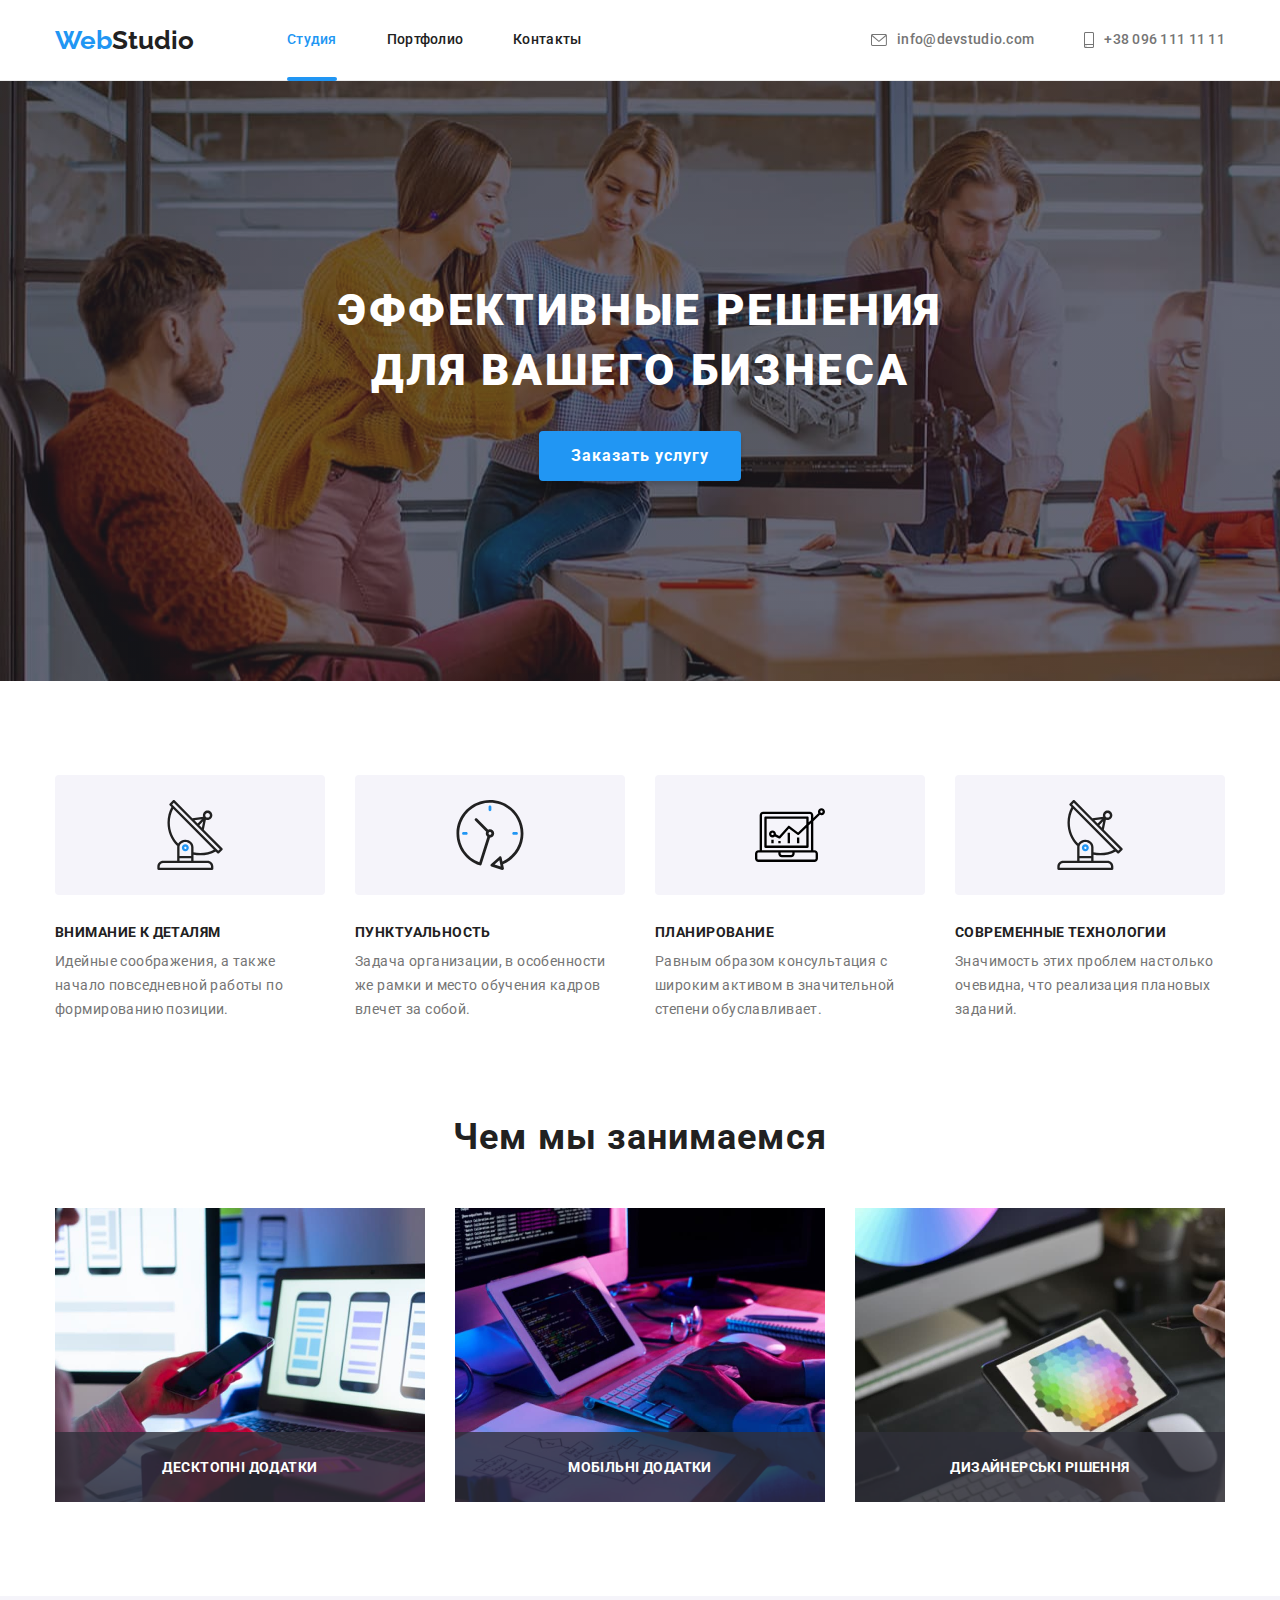
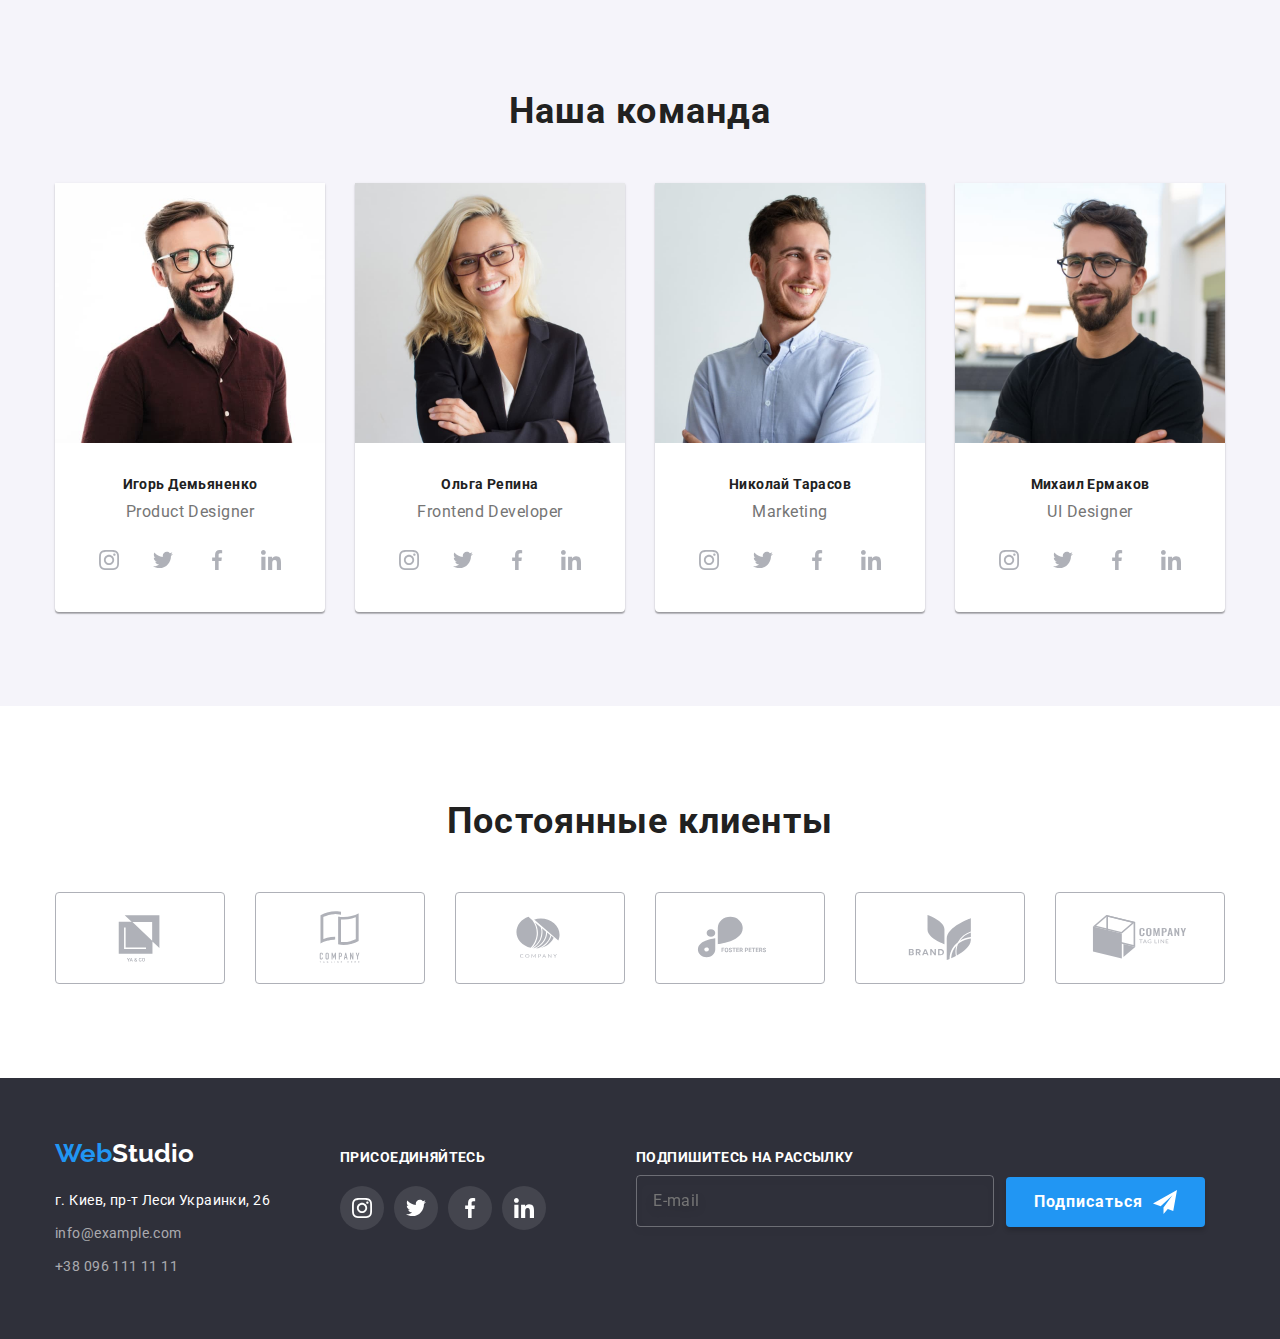
<file: index.html>
<!DOCTYPE html>
<html lang="en">

<head>
  <meta charset="UTF-8" />
  <meta http-equiv="X-UA-Compatible" content="IE=edge" />
  <meta name="viewport" content="width=device-width, initial-scale=1.0" />
  <title>WebStudio</title>

  <link rel="preconnect" href="https://fonts.googleapis.com" />
  <link rel="preconnect" href="https://fonts.gstatic.com" crossorigin />
  <link href="https://fonts.googleapis.com/css2?family=Raleway:wght@700&family=Roboto:wght@400;500;700;900&display=swap"
    rel="stylesheet" />

  <link rel="stylesheet"
    href="https://cdnjs.cloudflare.com/ajax/libs/modern-normalize/1.0.0/modern-normalize.min.css " />

  <link rel="stylesheet" href="./css/styles.css" />
</head>

<body>
  <!-- Шапка сайта -->
  <header class="head header">
    <div class="container">
      <div class="header-inner">
        <nav class="head-nav">
          <a class="logo-link" href="./index.html"> Web<span>Studio</span> </a>

          <ul class="nav-menu">
            <li class="nav-menu-item">
              <a class="nav-menu-link liner" href="./index.html">Студия</a>
            </li>
            <li class="nav-menu-item">
              <a class="nav-menu-link " href="./portfolio.html">Портфолио</a>
            </li>
            <li class="nav-menu-item">
              <a class="nav-menu-link " href="">Контакты</a>
            </li>
          </ul>
        </nav>

        <ul class="contacts">
          <li class="item-contacts icon-header">
            <a class="address-link" href="info@devstudio.com">
              <svg class="icon-contact mailto" width="16" height="12">
                <use href="./img/icons.svg.svg#icon-mailto"></use>
              </svg>
              info@devstudio.com</a>
          </li>
          <li class="item-contacts icon-header">
            <a class="address-link" href="+380961111111">
              <svg class="icon-contact tel" width="10" height="16">
                <use href="./img/icons.svg.svg#icon-tel"></use>
              </svg>
              +38 096 111 11 11</a>
          </li>
        </ul>
      </div>
    </div>
  </header>
  <!-- Основная часть сайта -->
  <main>
    <section class="hero-section section">
      <div class="container">
        <h1 class="hero-title">
          ЭФФЕКТИВНЫЕ РЕШЕНИЯ <br />
          ДЛЯ ВАШЕГО БИЗНЕСА
        </h1>
        <button data-modal-open type="button" class="hero-btn cursor" data-modal-open>Заказать услугу</button>
      </div>
    </section>
    <!-- text block-->
    <section class="section">
      <div class="container">
        <h2 class="title-h2-none">Наши приумущества</h2>

        <ul class="txt-block">
          <li class="text-card">
            <div class="icon-container">
              <svg class="icon-item" width="70" height="70">
                <use href="./img/icons.svg.svg#icon-antenna-1"></use>
              </svg>
            </div>
            <h3 class="title-h3">ВНИМАНИЕ К ДЕТАЛЯМ</h3>
            <p class="paragraph">
              Идейные соображения, а также начало повседневной работы по формированию позиции.
            </p>
          </li>

          <li class="text-card">
            <div class="icon-container">
              <svg class="icon-item" width="70" height="70">
                <use href="./img/icons.svg.svg#icon-clock-2"></use>
              </svg>
            </div>
            <h3 class="title-h3">ПУНКТУАЛЬНОСТЬ</h3>
            <p class="paragraph">
              Задача организации, в особенности же рамки и место обучения кадров влечет за собой.
            </p>
          </li>

          <li class="text-card">
            <div class="icon-container">
              <svg class="icon-item" width="70" height="70">
                <use href="./img/icons.svg.svg#icon-diagram-3"></use>
              </svg>
            </div>
            <h3 class="title-h3">ПЛАНИРОВАНИЕ</h3>
            <p class="paragraph">
              Равным образом консультация с широким активом в значительной степени обуславливает.
            </p>
          </li>

          <li class="text-card">
            <div class="icon-container">
              <svg class="icon-item" width="70" height="70">
                <use href="./img/icons.svg.svg#icon-antenna-1"></use>
              </svg>
            </div>
            <h3 class="title-h3">СОВРЕМЕННЫЕ ТЕХНОЛОГИИ</h3>
            <p class="paragraph">
              Значимость этих проблем настолько очевидна, что реализация плановых заданий.
            </p>
          </li>

          <li></li>
        </ul>
      </div>
    </section>
    <!-- Чем мы занимаемся -->
    <section class="section works-section">
      <div class="container">
        <h2 class="section-title">Чем мы занимаемся</h2>
        <ul class="list-image">
          <li class="item-img">
            <div class="work-container">
              <img class="img" src="./img/img1.jpg" alt="фото1" width="370" height="294" />
              <p class="text-work">ДЕСКТОПНІ ДОДАТКИ</p>
            </div>

          </li>
          <li class="item-img">
            <div class="work-container">
              <img class="img" src="./img/img2.jpg" alt="фото2" width="370" height="294" />
              <p class="text-work">МОБІЛЬНІ ДОДАТКИ</p>
            </div>

          </li>
          <li class="item-img">
            <div class="work-container">
              <img class="img" src="./img/img3.jpg" alt="фото3" width="370" height="294" />
              <p class="text-work">ДИЗАЙНЕРСЬКІ РІШЕННЯ</p>
            </div>

          </li>
        </ul>
      </div>
    </section>
    <!-- Наша команда -->
    <section class="section section__info-card">
      <div class="container">
        <div class="section-card">
          <h2 class="section-title">Наша команда</h2>
          <ul class="card">
            <li class="info__card">
              <img src="./img/photo1.jpg" alt="Игор" width="270" height="260" />
              <div class="txt-container">
                <h3 class="title-h3">Игорь Демьяненко</h3>
                <p class="txt-card">Product Designer</p>
                <ul class="social-media-list">
                  <li class="soc-med-item">
                    <a href="#" class="social-media-link">
                      <svg class="soc-med-icon" width="20" height="20">
                        <use href="./img/icons.svg.svg#icon-instagram"></use>
                      </svg>
                    </a>
                  </li>
                  <li class="soc-med-item">
                    <a href="#" class="social-media-link">
                      <svg class="soc-med-icon" width="20" height="20">
                        <use href="./img/icons.svg.svg#icon-twitter"></use>
                      </svg>
                    </a>
                  </li>
                  <li class="soc-med-item">
                    <a href="#" class="social-media-link">
                      <svg class="soc-med-icon" width="20" height="20">
                        <use href="./img/icons.svg.svg#icon-facebook""></use>
                        </svg>
                      </a>
                    </li>
                    <li class=" soc-med-item">
                          <a href="#" class="social-media-link">
                            <svg class="soc-med-icon" width="20" height="20">
                              <use href="./img/icons.svg.svg#icon-linkedin"></use>
                            </svg>
                          </a>
                  </li>
                </ul>

            </li>
            <li class="info__card">
              <img src="./img/photo2.jpg" alt="Ольга" width="270" height="260" />
              <div class="txt-container">
                <h3 class="title-h3">Ольга Репина</h3>
                <p class="txt-card">Frontend Developer</p>
                <ul class="social-media-list">
                  <li class="soc-med-item">
                    <a href="#" class="social-media-link">
                      <svg class="soc-med-icon" widht="20" height="20">
                        <use href="./img/icons.svg.svg#icon-instagram"></use>
                      </svg>
                    </a>
                  </li>
                  <li class="soc-med-item">
                    <a href="#" class="social-media-link">
                      <svg class="soc-med-icon" widht="20" height="20">
                        <use href="./img/icons.svg.svg#icon-twitter"></use>
                      </svg>
                    </a>
                  </li>
                  <li class="soc-med-item">
                    <a href="#" class="social-media-link">
                      <svg class="soc-med-icon" widht="20" height="20">
                        <use href="./img/icons.svg.svg#icon-facebook""></use>
                        </svg>
                      </a>
                    </li>
                    <li class=" soc-med-item">
                          <a href="#" class="social-media-link">
                            <svg class="soc-med-icon" widht="20" height="20">
                              <use href="./img/icons.svg.svg#icon-linkedin"></use>
                            </svg>
                          </a>
                  </li>
                </ul>
              </div>
            </li>
            <li class="info__card">
              <img src="./img/photo3.jpg" alt="Николай" width="270" height="260" />
              <div class="txt-container">
                <h3 class="title-h3">Николай Тарасов</h3>
                <p class="txt-card">Marketing</p>
                <ul class="social-media-list">
                  <li class="soc-med-item">
                    <a href="#" class="social-media-link">
                      <svg class="soc-med-icon" widht="20" height="20">
                        <use href="./img/icons.svg.svg#icon-instagram"></use>
                      </svg>
                    </a>
                  </li>
                  <li class="soc-med-item">
                    <a href="#" class="social-media-link">
                      <svg class="soc-med-icon" widht="20" height="20">
                        <use href="./img/icons.svg.svg#icon-twitter"></use>
                      </svg>
                    </a>
                  </li>
                  <li class="soc-med-item">
                    <a href="#" class="social-media-link">
                      <svg class="soc-med-icon" widht="20" height="20">
                        <use href="./img/icons.svg.svg#icon-facebook""></use>
                        </svg>
                      </a>
                    </li>
                    <li class=" soc-med-item">
                          <a href="#" class="social-media-link">
                            <svg class="soc-med-icon" widht="20" height="20">
                              <use href="./img/icons.svg.svg#icon-linkedin"></use>
                            </svg>
                          </a>
                  </li>
                </ul>
              </div>
            </li>
            <li class="info__card">
              <img src="./img/photo4.jpg" alt="Михаил" width="270" height="260" />
              <div class="txt-container">
                <h3 class="title-h3">Михаил Ермаков</h3>
                <p class="txt-card">UI Designer</p>
                <ul class="social-media-list">
                  <li class="soc-med-item">
                    <a href="#" class="social-media-link">
                      <svg class="soc-med-icon" widht="20" height="20">
                        <use href="./img/icons.svg.svg#icon-instagram"></use>
                      </svg>
                    </a>
                  </li>
                  <li class="soc-med-item">
                    <a href="#" class="social-media-link">
                      <svg class="soc-med-icon" widht="20" height="20">
                        <use href="./img/icons.svg.svg#icon-twitter"></use>
                      </svg>
                    </a>
                  </li>
                  <li class="soc-med-item">
                    <a href="#" class="social-media-link">
                      <svg class="soc-med-icon" widht="20" height="20">
                        <use href="./img/icons.svg.svg#icon-facebook""></use>
                        </svg>
                      </a>
                    </li>
                    <li class=" soc-med-item">
                          <a href="#" class="social-media-link">
                            <svg class="soc-med-icon" widht="20" height="20">
                              <use href="./img/icons.svg.svg#icon-linkedin"></use>
                            </svg>
                          </a>
                  </li>
                </ul>
              </div>
            </li>
          </ul>
        </div>
      </div>
    </section>
    <!-- Постоянные клиенты -->
    <section class="section">
      <div class="container">
        <h2 class="section-title">Постоянные клиенты</h2>
        <ul class="list-logo">
          <li class="logo-item">
            <a href="#" class="logo-client">
              <svg class="icon-logo" width="106" height="60">
                <use href="./img/icons.svg.svg#icon-logo-1"></use>
              </svg>
            </a>
          <li>

          </li>
          <li class="logo-item">
            <a href="#" class="logo-client">
              <svg class="icon-logo" width="106" height="60">
                <use href="./img/icons.svg.svg#icon-logo-2"></use>
              </svg>
            </a>
          </li>
          <li class="logo-item">
            <a href="#" class="logo-client">
              <svg class="icon-logo" width="106" height="60">
                <use href="./img/icons.svg.svg#icon-logo-3"></use>
              </svg>
            </a>
          </li>
          <li class="logo-item">
            <a href="#" class="logo-client">
              <svg class="icon-logo" width="106" height="60">
                <use href="./img/icons.svg.svg#icon-logo-4"></use>
              </svg>
            </a>
          </li>
          <li class="logo-item">
            <a href="#" class="logo-client">
              <svg class="icon-logo" width="106" height="60">
                <use href="./img/icons.svg.svg#icon-logo-5"></use>
              </svg>
            </a>
          </li>
          <li class="logo-item">
            <a href="#" class="logo-client">
              <svg class="icon-logo" width="106" height="60">
                <use href="./img/icons.svg.svg#icon-logo-6"></use>
              </svg>
            </a>
          </li>
        </ul>
      </div>
    </section>
  </main>
  <!-- Футер -->
  <footer class="footer">
    <div class="container flex-footer">
      <div class="footer-box">
        <a class="logo-link-footer" href="./index.html"> Web<span>Studio</span> </a>
        <address>
          <ul class="cont-footer">
            <li class="cont-item">
              <a class="address-link-footer" href="https://bit.ly/3pXMvUd" target="_blank" rel="noopener noreferrer">
                <span>г. Киев, пр-т Леси Украинки, 26</span>
              </a>
            </li>
            <li class="cont-item">
              <a class="address-link-footer" href="info@example.com">info@example.com</a>
            </li>
            <li class="cont-item">
              <a class="address-link-footer" href="tel:+380961111111">+38 096 111 11 11</a>
            </li>
          </ul>


        </address>
      </div>
      <div class="footer-soc-media">
        <h3 class="title-h3 icon-title">ПРИСОЕДИНЯЙТЕСЬ</h3>
        <ul class="icon-list-footer">
          <li class="soc-med-item footer-icon-item">
            <a href="#" class="social-media-link icon-footer">
              <svg class="footeer-icon" width="20" height="20">
                <use href="./img/icons.svg.svg#icon-instagram"></use>
              </svg>
            </a>
          </li>
          <li class="soc-med-item">
            <a href="#" class="social-media-link icon-footer">
              <svg class="footeer-icon" width="20" height="20">
                <use href="./img/icons.svg.svg#icon-twitter"></use>
              </svg>
            </a>
          </li>
          <li class="soc-med-item">
            <a href="#" class="social-media-link icon-footer">
              <svg class="footeer-icon" width="20" height="20">
                <use href="./img/icons.svg.svg#icon-facebook""></use>
                        </svg>
                      </a>
                    </li>
                    <li class=" soc-med-item">
                  <a href="#" class="social-media-link icon-footer">
                    <svg class="footeer-icon" width="20" height="20">
                      <use href="./img/icons.svg.svg#icon-linkedin"></use>
                    </svg>
                  </a>
          </li>
        </ul>

      </div>
      <form class="footer-form">
        <label class="footer-form-label">
          <h2 class="footer-form-tile">Подпишитесь на рассылку</h2>
          <input type="email" name="subscribe" class="footer-form-input" placeholder="E-mail" />
        </label>

        <button type="submit" class="footer-form-button">
          Подписаться
          <svg class="footer-icon-btn" width="24" height="24" fill="none" xmlns="http://www.w3.org/2000/svg">
            <path d="M24 0 0 13.5l7.67 2.84L19.5 5.25l-9 12.14V24l4.3-5.02L20.25 21 24 0Z" fill="#fff" />
          </svg>
        </button>
      </form>
    </div>




  </footer>


  <div class="backdrop is-hidden" data-modal>
    <div class="modal">
      <form class="modal-form">
        <h2 class="modal-form-title">Оставьте свои данные, мы вам перезвоним</h2>
        <label class="modal-form-label">
          Имя
          <input type="text" name="username" class="modal-form-input" />
          <svg class="modal-form-icon" width="18" height="18" xmlns="http://www.w3.org/2000/svg">
            <path
              d="M9 9a3 3 0 1 0 0-6 3 3 0 0 0 0 6Zm0 1.5c-2 0-6 1-6 3v.75c0 .41.34.75.75.75h10.5c.41 0 .75-.34.75-.75v-.75c0-2-4-3-6-3Z" />
          </svg>
        </label>
        <label class="modal-form-label">
          Телефон
          <input type="tel" name="tel" class="modal-form-input" />
          <svg class="modal-form-icon" width="18" height="18" xmlns="http://www.w3.org/2000/svg">
            <path
              d="m14 11.12-1.84-.2c-.44-.06-.88.1-1.19.4l-1.33 1.34a10.89 10.89 0 0 1-4.77-4.77l1.34-1.34c.31-.31.46-.75.41-1.19l-.2-1.82a1.45 1.45 0 0 0-1.45-1.28H3.72c-.82 0-1.5.68-1.45 1.5a12.3 12.3 0 0 0 11.5 11.5c.82.05 1.5-.63 1.5-1.45v-1.25c0-.74-.54-1.35-1.27-1.44Z" />

            </defs>
          </svg>
        </label>
        <label class="modal-form-label">
          Почта
          <input type="email" name="email" class="modal-form-input" />
          <svg class="modal-form-icon" width="18" height="18" xmlns="http://www.w3.org/2000/svg">
            <path
              d="M15 3H3c-.83 0-1.5.67-1.5 1.5v9c0 .82.67 1.5 1.5 1.5h12c.82 0 1.5-.68 1.5-1.5v-9c0-.83-.68-1.5-1.5-1.5Zm-.3 3.19L9.4 9.5a.76.76 0 0 1-.8 0L3.3 6.2a.64.64 0 1 1 .68-1.08L9 8.25l5.03-3.14a.64.64 0 1 1 .67 1.08Z" />
          </svg>
        </label>
        <label class="modal-form-label modal-form-label-last">
          Комментарий
          <textarea name="comment" placeholder="Введите" class="modal-form-comment"></textarea>
        </label>
        <label class="modal-form-label-checkbox">
          <input type="checkbox" name="conditions" class="modal-form-checkbox" />
          <span class="modal-form-label-checkbox-icon">
            <svg class="modal-form-checkbox-icon" width="16" height="15" fill="none" xmlns="http://www.w3.org/2000/svg">
              <rect width="16" height="15" rx="2" />
              <path
                d="m3.96 7.75-.07-.06-.07.06-.89.84-.08.07.08.08 3.5 3.33.07.07.06-.07 7.5-7.16.08-.07-.07-.07-.88-.84-.07-.07-.07.07-6.55 6.24-2.54-2.42Z"
                fill="#fff" stroke="#fff" stroke-width=".2" />
            </svg>
          </span>
          Соглашаюсь с рассылкой и принимаю
          <a href="" class="modal-form-label-checkbox-link"> Условия договора</a>
        </label>

        <button type="submit" class="modal-form-button">Отправить</button>
      </form>

      <button type="button" class="modal-button-close" data-modal-close>
        <svg width="18" height="18" viewBox="0 0 18 18" xmlns="http://www.w3.org/2000/svg">
          <path
            d="M15 4.10786L13.8921 3L9.5 7.39214L5.10786 3L4 4.10786L8.39214 8.5L4 12.8921L5.10786 14L9.5 9.60786L13.8921 14L15 12.8921L10.6079 8.5L15 4.10786Z"
            fill="black" />
        </svg>
      </button>
    </div>
  </div>
  <script src="./js/script.js"></script>
</body>

</html>
</file>
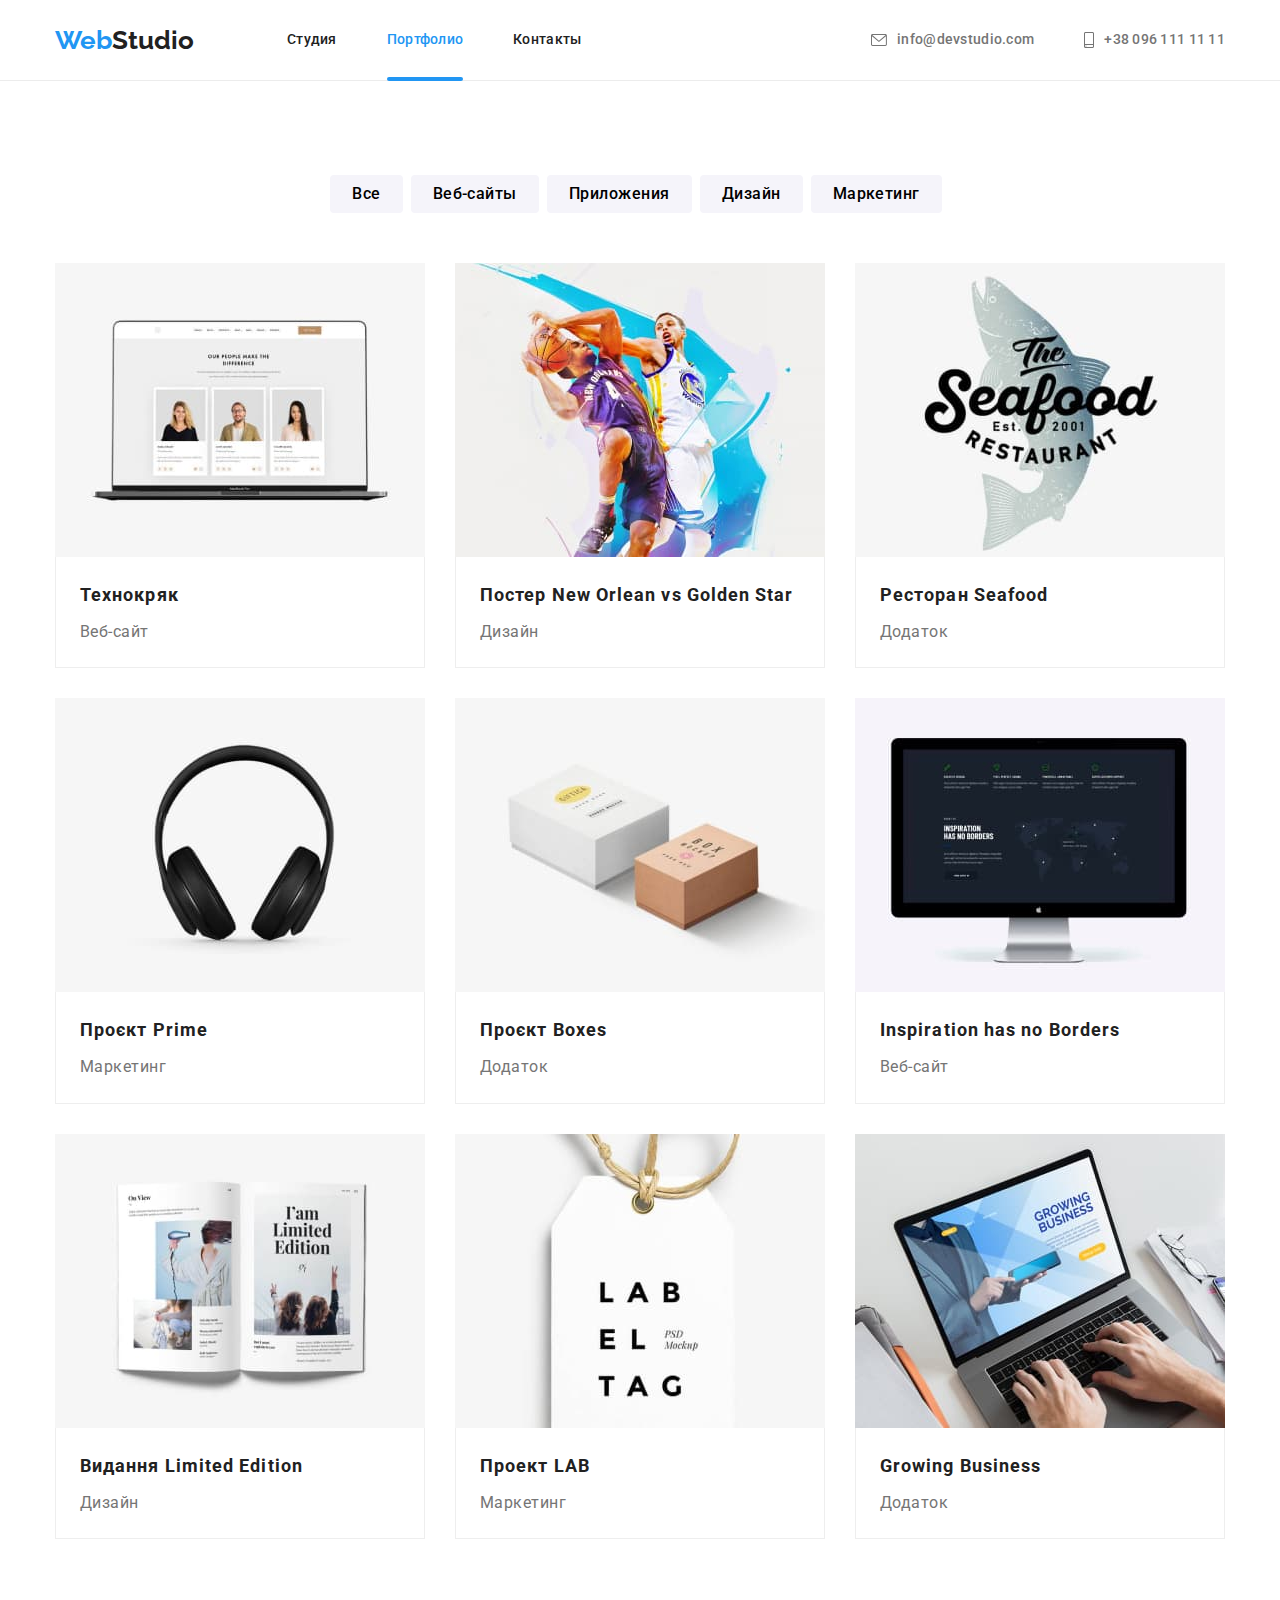
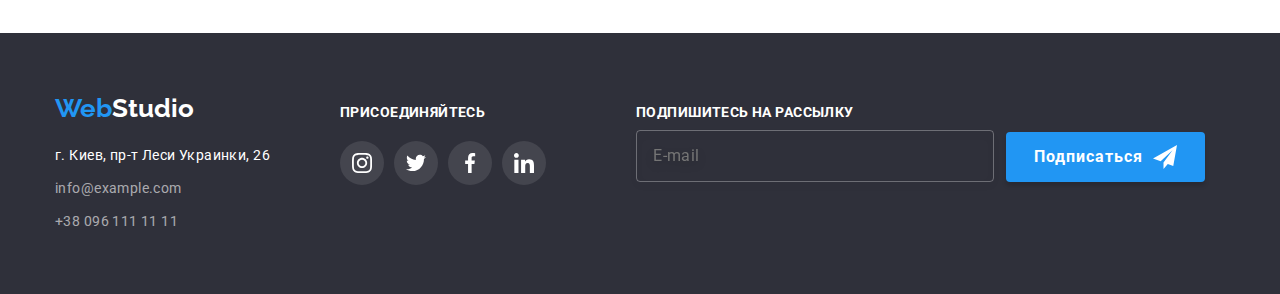
<file: portfolio.html>
<!DOCTYPE html>
<html lang="en">
  <head>
    <meta charset="UTF-8" />
    <meta http-equiv="X-UA-Compatible" content="IE=edge" />
    <meta name="viewport" content="width=device-width, initial-scale=1.0" />
    <title>Portfolio</title>

    <link rel="preconnect" href="https://fonts.googleapis.com" />
    <link rel="preconnect" href="https://fonts.gstatic.com" crossorigin />
    <link
      href="https://fonts.googleapis.com/css2?family=Raleway:wght@700&family=Roboto:wght@400;500;700;900&display=swap"
      rel="stylesheet"
    />

    <link
      rel="stylesheet"
      href="https://cdnjs.cloudflare.com/ajax/libs/modern-normalize/1.0.0/modern-normalize.min.css "
    />
    <link rel="stylesheet" href="./css/styles.css" />
  </head>
  <body>
    <header class="head header">
      <div class="container">
        <div class="header-inner">
          <nav class="head-nav">
            <a class="logo-link" href="./index.html"> Web<span>Studio</span> </a>

            <ul class="nav-menu">
              <li class="nav-menu-item"><a class="nav-menu-link" href="./index.html">Студия</a></li>
              <li class="nav-menu-item">
                <a class="nav-menu-link liner" href="./portfolio.html">Портфолио</a>
              </li>
              <li class="nav-menu-item"><a class="nav-menu-link" href="">Контакты</a></li>
            </ul>
          </nav>

          <ul class="contacts">
            <li class="item-contacts icon-header">
                            <a class="address-link" href="info@devstudio.com">
                <svg class="icon-contact mailto" width="16" height="12">
                <use href="./img/icons.svg.svg#icon-mailto"></use>
              </svg>
                info@devstudio.com</a>
            </li>
            <li class="item-contacts icon-header">
                           <a class="address-link" href="+380961111111">
                <svg class="icon-contact tel" width="10" height="16">
                <use href="./img/icons.svg.svg#icon-tel"></use>
              </svg>
                +38 096 111 11 11</a>
            </li>
          </ul>
        </div>
      </div>
    </header>

    <main>
      <section class="section">
        <div class="container">
          <ul class="btn-main-nav">
            <li class="nav-menu-btn"><button class="btn-nav">Все</button></li>
            <li class="nav-menu-btn"><button class="btn-nav">Веб-сайты</button></li>
            <li class="nav-menu-btn"><button class="btn-nav">Приложения</button></li>
            <li class="nav-menu-btn"><button class="btn-nav">Дизайн</button></li>
            <li class="nav-menu-btn"><button class="btn-nav">Маркетинг</button></li>
          </ul>

              <main>
   

          <ul class="projects list">
            <li class="project">
              <a href="" class="project-link">
                <div class="text-block-image">
                  <img
                    class="img text-img"
                    src="./img/img.jpg"
                    alt="laptop"
                    width="370"
                    height="294"
                  />
                  <div class="project-text-block">
                    <p class="project-text">
                      Ресурс пропонує комплексні пропозиції з різним рівнем функціоналу та сервісів.
                      Все це дозволить відвідувачу отримати вичерпні відомості про компанію чи
                      приватну особу.
                    </p>
                  </div>
                </div>
                <div class="down-border">
                  <h2 class="project-name">Технокряк</h2>
                  <p class="project-technology">Веб-сайт</p>
                </div>
              </a>
            </li>
            <li class="project">
              <a href="" class="project-link"
                ><div class="text-block-image">
                  <img
                    class="img"
                    src="./img/img-1.jpg"
                    alt="basketball poster"
                    width="370"
                    height="294"
                  />
                  <div class="project-text-block">
                    <p class="project-text">
                      Ресурс пропонує комплексні пропозиції з різним рівнем функціоналу та сервісів.
                      Все це дозволить відвідувачу отримати вичерпні відомості про компанію чи
                      приватну особу.
                    </p>
                  </div>
                </div>
                <div class="down-border">
                  <h2 class="project-name">Постер New Orlean vs Golden Star</h2>
                  <p class="project-technology">Дизайн</p>
                </div></a
              >
            </li>
            <li class="project">
              <a href="" class="project-link">
                <div class="text-block-image">
                  <img
                    class="img"
                    src="./img/img-2.jpg"
                    alt="fish"
                    width="370"
                    height="294"
                  />
                  <div class="project-text-block">
                    <p class="project-text">
                      Ресурс пропонує комплексні пропозиції з різним рівнем функціоналу та сервісів.
                      Все це дозволить відвідувачу отримати вичерпні відомості про компанію чи
                      приватну особу.
                    </p>
                  </div>
                </div>
                <div class="down-border">
                  <h2 class="project-name">Ресторан Seafood</h2>
                  <p class="project-technology">Додаток</p>
                </div>
              </a>
            </li>
            <li class="project">
              <a href="" class="project-link"
                ><div class="text-block-image">
                  <img
                    class="img"
                    src="./img/img-3.jpg"
                    alt="headphones"
                    width="370"
                    height="294"
                  />
                  <div class="project-text-block">
                    <p class="project-text">
                      Ресурс пропонує комплексні пропозиції з різним рівнем функціоналу та сервісів.
                      Все це дозволить відвідувачу отримати вичерпні відомості про компанію чи
                      приватну особу.
                    </p>
                  </div>
                </div>
                <div class="down-border">
                  <h2 class="project-name">Проєкт Prime</h2>
                  <p class="project-technology">Маркетинг</p>
                </div></a
              >
            </li>
            <li class="project">
              <a href="" class="project-link"
                ><div class="text-block-image">
                  <img
                    class="img"
                    src="./img/img-4.jpg"
                    alt="boxes"
                    width="370"
                    height="294"
                  />
                  <div class="project-text-block">
                    <p class="project-text">
                      Ресурс пропонує комплексні пропозиції з різним рівнем функціоналу та сервісів.
                      Все це дозволить відвідувачу отримати вичерпні відомості про компанію чи
                      приватну особу.
                    </p>
                  </div>
                </div>
                <div class="down-border">
                  <h2 class="project-name">Проєкт Boxes</h2>
                  <p class="project-technology">Додаток</p>
                </div>
              </a>
            </li>
            <li class="project">
              <a href="" class="project-link"
                ><div class="text-block-image">
                  <img
                    class="img"
                    src="./img/img-5.jpg"
                    alt="computer"
                    width="370"
                    height="294"
                  />
                  <div class="project-text-block">
                    <p class="project-text">
                      Ресурс пропонує комплексні пропозиції з різним рівнем функціоналу та сервісів.
                      Все це дозволить відвідувачу отримати вичерпні відомості про компанію чи
                      приватну особу.
                    </p>
                  </div>
                </div>
                <div class="down-border">
                  <h2 class="project-name">Inspiration has no Borders</h2>
                  <p class="project-technology">Веб-сайт</p>
                </div></a
              >
            </li>
            <li class="project">
              <a href="" class="project-link"
                ><div class="text-block-image">
                  <img
                    class="img"
                    src="./img/img-6.jpg"
                    alt="book"
                    width="370"
                    height="294"
                  />
                  <div class="project-text-block">
                    <p class="project-text">
                      Ресурс пропонує комплексні пропозиції з різним рівнем функціоналу та сервісів.
                      Все це дозволить відвідувачу отримати вичерпні відомості про компанію чи
                      приватну особу.
                    </p>
                  </div>
                </div>
                <div class="down-border">
                  <h2 class="project-name">Видання Limited Edition</h2>
                  <p class="project-technology">Дизайн</p>
                </div></a
              >
            </li>
            <li class="project">
              <a href="" class="project-link"
                ><div class="text-block-image">
                  <img
                    class="img"
                    src="./img/img-7.jpg"
                    alt="label"
                    width="370"
                    height="294"
                  />
                  <div class="project-text-block">
                    <p class="project-text">
                      Ресурс пропонує комплексні пропозиції з різним рівнем функціоналу та сервісів.
                      Все це дозволить відвідувачу отримати вичерпні відомості про компанію чи
                      приватну особу.
                    </p>
                  </div>
                </div>
                <div class="down-border">
                  <h2 class="project-name">Проект LAB</h2>
                  <p class="project-technology">Маркетинг</p>
                </div></a
              >
            </li>
            <li class="project">
              <a href="" class="project-link"
                ><div class="text-block-image">
                  <img
                    class="img"
                    src="./img/img-8.jpg"
                    alt="laptop"
                    width="370"
                    height="294"
                  />
                  <div class="project-text-block">
                    <p class="project-text">
                      Ресурс пропонує комплексні пропозиції з різним рівнем функціоналу та сервісів.
                      Все це дозволить відвідувачу отримати вичерпні відомості про компанію чи
                      приватну особу.
                    </p>
                  </div>
                </div>
                <div class="down-border">
                  <h2 class="project-name">Growing Business</h2>
                  <p class="project-technology">Додаток</p>
                </div></a
              >
            </li>
          </ul>
        </div>
      </section>
    </main>

<footer class="footer">
    <div class="container flex-footer">
      <div class="footer-box">
        <a class="logo-link-footer" href="./index.html"> Web<span>Studio</span> </a>
        <address>
          <ul class="cont-footer">
            <li class="cont-item">
              <a class="address-link-footer" href="https://bit.ly/3pXMvUd" target="_blank" rel="noopener noreferrer">
                <span>г. Киев, пр-т Леси Украинки, 26</span>
              </a>
            </li>
            <li class="cont-item">
              <a class="address-link-footer" href="info@example.com">info@example.com</a>
            </li>
            <li class="cont-item">
              <a class="address-link-footer" href="tel:+380961111111">+38 096 111 11 11</a>
            </li>
          </ul>


        </address>
      </div>
      <div class="footer-soc-media">
        <h3 class="title-h3 icon-title">ПРИСОЕДИНЯЙТЕСЬ</h3>
        <ul class="icon-list-footer">
          <li class="soc-med-item footer-icon-item">
            <a href="#" class="social-media-link icon-footer">
              <svg class="footeer-icon" width="20" height="20">
                <use href="./img/icons.svg.svg#icon-instagram"></use>
              </svg>
            </a>
          </li>
          <li class="soc-med-item">
            <a href="#" class="social-media-link icon-footer">
              <svg class="footeer-icon" width="20" height="20">
                <use href="./img/icons.svg.svg#icon-twitter"></use>
              </svg>
            </a>
          </li>
          <li class="soc-med-item">
            <a href="#" class="social-media-link icon-footer">
              <svg class="footeer-icon" width="20" height="20">
                <use href="./img/icons.svg.svg#icon-facebook""></use>
                        </svg>
                      </a>
                    </li>
                    <li class=" soc-med-item">
                  <a href="#" class="social-media-link icon-footer">
                    <svg class="footeer-icon" width="20" height="20">
                      <use href="./img/icons.svg.svg#icon-linkedin"></use>
                    </svg>
                  </a>
          </li>
        </ul>

      </div>
      <form class="footer-form">
        <label class="footer-form-label">
          <h2 class="footer-form-tile">Подпишитесь на рассылку</h2>
          <input type="email" name="subscribe" class="footer-form-input" placeholder="E-mail" />
        </label>

        <button type="submit" class="footer-form-button">
          Подписаться
          <svg class="footer-icon-btn" width="24" height="24" fill="none" xmlns="http://www.w3.org/2000/svg">
            <path d="M24 0 0 13.5l7.67 2.84L19.5 5.25l-9 12.14V24l4.3-5.02L20.25 21 24 0Z" fill="#fff" />
          </svg>
        </button>
      </form>
    </div>




  </footer>

  </body>
</html>
</file>
<file: css/styles.css>
:root {
	--accent-color: #2196f3;
	--text-color: #212121;
	--font-family-primary: "Roboto", sans-serif;
	--white-color: #ffffff;
	--color-icon: #afb1b8;
	--cubic-bezier: cubic-bezier(0.4, 0, 0.2, 1);
}

body {
	font-family: "Roboto";
}

p,
h1,
h2,
h3,
h4,
h5,
h6 {
	margin: 0;
}

ul {
	list-style: none;
	padding: 0;
	margin: 0;
}
.container {
	width: 1200px;
	padding-left: 15px;
	padding-right: 15px;
	margin: 0 auto;
}
.section {
	padding-top: 94px;
	padding-bottom: 94px;
}
.header-inner {
	display: flex;
}
.head-nav {
	display: flex;
	align-items: center;
}
/* logo  */
.logo-link {
	color: var(--accent-color);
	font-family: "Raleway";
	font-size: 26px;
	font-weight: 700;
	line-height: 1.19;
	text-decoration: none;
	margin-right: 93px;
}
.logo-link > span {
	color: var(--text-color);
	font-family: "Raleway";
	font-size: 26px;
	font-weight: 700;
	line-height: 1.19;
	text-decoration: none;
}
/* nav menu header */
.nav-menu {
	display: flex;
	align-items: center;
	margin: 0;
}
.nav-menu-item {
	margin-right: 50px;
}
.nav-menu-item:last-child {
	margin-right: 0;
}
.nav-menu-link {
	padding-top: 32px;
	padding-bottom: 32px;

	position: relative;
	display: block;

	color: var(--text-color);
	text-decoration: none;
	font-weight: 500;
	font-size: 14px;
	line-height: 1.14;
	letter-spacing: 0.02em;

	transition: color 250ms var(--cubic-bezier);
}
.nav-menu-link:hover {
	color: var(--accent-color);
	font-weight: 500;
	font-size: 14px;
	line-height: 1.14;
	letter-spacing: 0.02em;
	text-decoration: none;
}
.nav-menu-link:focus {
	color: var(--accent-color);
	font-weight: 500;
	font-size: 14px;
	line-height: 1.14;
	letter-spacing: 0.02em;
	text-decoration: none;
}

.nav-menu-link.liner::after {
	content: "";
	width: 100%;
	height: 4px;
	background: var(--accent-color);
	border-radius: 2px;
	position: absolute;
	display: block;
	left: 0;
	bottom: -1px;
}
.nav-menu-link.liner {
	color: var(--accent-color);
}

.contacts {
	display: flex;
	align-items: center;
	margin-left: auto;
}
.item-contacts {
	margin-right: 50px;
}
.item-contacts:last-child {
	margin-right: 0px;
}
.icon-header {
	display: flex;
	align-items: center;
	gap: 10px;
}
.icon-contact {
	fill: #757575;
}
.address-link {
	color: #757575;
	font-style: normal;
	font-weight: 500;
	font-size: 14px;
	line-height: 1.14;
	letter-spacing: 0.02em;
	text-decoration: none;

	display: flex;
	align-items: center;
	justify-content: center;
	gap: 10px;
	transition: border 250ms var(--cubic-bezier);
}
.address-link:hover {
	color: var(--accent-color);
	font-style: normal;
	font-weight: 500;
	font-size: 14px;
	line-height: 1.14;
	letter-spacing: 0.02em;
	text-decoration: none;
}
.address-link:focus {
	color: var(--accent-color);
	font-style: normal;
	font-weight: 500;
	font-size: 14px;
	line-height: 1.14;
	letter-spacing: 0.02em;
}
.address-link:hover .icon-contact {
	fill: var(--accent-color);
}
.address-link:focus .icon-contact {
	fill: var(--accent-color);
}

/* Hero-section */
.hero-section {
	background-image: linear-gradient(rgba(47, 48, 58, 0.4), rgba(47, 48, 58, 0.4)), url(../img/hero-img.jpg);
	min-width: 1200px;
	max-width: 1600px;
	margin: auto;
	padding-top: 200px;
	padding-bottom: 200px;
	margin-top: 0;
	text-align: center;
}
.hero-title {
	color: #ffffff;
	max-width: 696px;
	margin: 0 auto 30px;
	font-family: "Roboto";
	font-weight: 900;
	font-size: 44px;
	line-height: 1.36;
	letter-spacing: 0.06em;
}
.hero-btn {
	color: #ffffff;
	background-color: var(--accent-color);
	box-shadow: 0px 4px 4px rgba(0, 0, 0, 0.15);
	font-size: 16px;
	font-weight: 700;
	line-height: 1.87;
	letter-spacing: 0.06em;
	border: 0px;
	text-align: center;
	border-radius: 4px;
	padding: 10px 32px 10px 32px;
	cursor: pointer;
}

.title-h2-none {
	display: none;
}

/* Txt-block */
.icon-container {
	max-width: 270px;
	height: 120px;
	display: flex;
	margin-bottom: 30px;
	border-radius: 4px;
	background-color: #f5f4fa;
	justify-content: center;
	align-items: center;
}
.icon-item {
	justify-content: center;
}
.txt-block {
	display: flex;
	margin-right: -30px;
}
.text-card {
	width: 270px;
	margin-right: 30px;
	color: #757575;
	font-size: 16px;
	font-weight: 400;
	line-height: 1.18;
	letter-spacing: 0.03em;
}

.title-h3 {
	color: var(--text-color);
	font-size: 14px;
	font-weight: 700;
	line-height: 1.14;
	letter-spacing: 0.03em;
	margin-bottom: 10px;
}
.paragraph {
	color: #757575;
	font-size: 14px;
	font-weight: 400;
	line-height: 1.71;
	letter-spacing: 0.03em;
}

/* Чем мы занимаемся */
.works-section {
	padding-top: 0;
}
.section__info-card {
	background-color: #f5f4fa;
}
.section-title {
	color: var(--text-color);
	font-size: 36px;
	font-weight: 700;
	line-height: 1.17;
	letter-spacing: 0.03em;
	text-align: center;

	margin-bottom: 50px;
}
.list-image {
	display: flex;
	margin-top: 30px;
	padding: 0;
}
.item-img {
	margin-right: 30px;
}
.item-img:last-child {
	margin-right: 0;
}
.img {
	display: block;
	min-width: 100%;
	height: auto;
}
.text-work {
	position: absolute;

	display: flex;
	align-items: center;
	justify-content: center;

	bottom: 0;
	left: 0;

	font-weight: 700;
	font-size: 14px;
	line-height: calc(16 / 14);

	letter-spacing: 0.03em;
	text-transform: uppercase;

	color: var(--white-color);

	height: 70px;
	width: 100%;
	background: rgba(47, 48, 58, 0.8);
}
.work-container {
	position: relative;
	display: flex;
	align-items: center;
	justify-content: center;
}

/* Нашаа команда */
.card {
	display: flex;
}
.info__card {
	background-color: #fff;
	margin-right: 30px;
	box-shadow: 0px 1px 3px rgba(0, 0, 0, 0.12), 0px 1px 1px rgba(0, 0, 0, 0.14), 0px 2px 1px rgba(0, 0, 0, 0.2);
	border-radius: 0px 0px 4px 4px;
	text-align: center;
}
.info__card:last-child {
	margin-right: 0;
}
.txt-container {
	padding: 30px 30px;
}
.txt-card {
	margin-bottom: 16px;
	color: #757575;
	font-size: 16px;
	font-weight: 400;
	line-height: 1.18;
	letter-spacing: 0.03em;
}
.social-media-list {
	display: flex;
	justify-content: center;
	align-items: center;
	gap: 10px;
}
.social-media-link {
	width: 44px;
	height: 44px;
	background-color: var(--white-color);
	border-radius: 50%;

	display: flex;
	align-items: center;
	justify-content: center;
	cursor: pointer;
	fill: #afb1b8;
	transition: background-color 250ms var(--cubic-bezier);
}
.social-media-link:hover,
.social-media-link:focus {
	background-color: var(--accent-color);
	fill: var(--white-color);
}
.social-media-link:hover .soc-med-icon,
.social-media-link:focus .soc-media-icon {
	fill: var(--white-color);
}
.soc-med-icon {
	fill: carrentColor;
}

/* Постоянные клиенты */
.list-logo {
	display: flex;
	justify-content: center;
	align-items: center;
}
.logo-item {
	margin-right: 30px;
}
.logo-item:last-child {
	margin-right: 0;
}
.icon-logo {
	width: 106px;
	height: 60px;
	fill: #afb1b8;
	transition: fill 250ms var(--cubic-bezier);
}
.logo-client {
	display: flex;
	justify-content: center;
	align-items: center;
	gap: 30px;

	width: 170px;
	height: 92px;
	border: 1px solid #afb1b8;
	border-radius: 4px;
	transition: border 250ms var(--cubic-bezier);
}
.logo-client:hover,
.logo-client:focus {
	border: 1px solid var(--accent-color);
}
.logo-client:hover .icon-logo,
.logo-client:focus .icon-logo {
	fill: var(--accent-color);
}

/* footer */
.footer {
	background-color: #2f303a;
	padding-top: 60px;
	padding-bottom: 60px;
}
.logo-link-footer {
	color: var(--accent-color);
	font-family: "Raleway";
	font-size: 26px;
	font-weight: 700;
	line-height: 1.19;
	text-decoration: none;
	margin-bottom: 20px;
}
.logo-link-footer > span {
	color: #ffffff;
	font-family: "Raleway";
	font-size: 26px;
	font-weight: 700;
	line-height: 1.19;
	text-decoration: none;
}
.cont-footer {
	margin-top: 20px;
	margin-bottom: 0;
}
.cont-item {
	margin-bottom: 9px;
}
.cont-item:last-child {
	margin-bottom: 0px;
}
.address-link-footer {
	color: rgba(255, 255, 255, 0.6);
	font-style: normal;
	font-size: 14px;
	font-weight: 400;
	line-height: 1.71;
	letter-spacing: 0.03em;
	text-decoration: none;
}
.address-link-footer > span {
	color: #ffffff;
	font-weight: 400;
	font-size: 14px;
	line-height: 1.71;
	letter-spacing: 0.03em;
	text-decoration: none;
}

.icon-footer {
	background: rgba(255, 255, 255, 0.1);
}
.footer-soc-media {
	gap: 10px;
	align-items: baseline;
	margin-left: 70px;
}
.icon-title {
	color: #fff;
	font-size: 14px;
	font-style: normal;
	text-align: center;
	margin-bottom: 20px;
	text-align: left;
}
.footeer-icon {
	fill: var(--white-color);
}
.icon-list-footer {
	display: flex;
	align-items: center;
	justify-content: center;
	gap: 10px;
}
.flex-footer {
	display: flex;
	align-items: baseline;
}

/* Portfolio.html */
.header {
	display: flex;
	border-bottom: 1px solid #ececec;
}
.btn-main-nav {
	display: flex;
	align-items: center;
	justify-content: center;
	margin-bottom: 50px;
	margin-right: 8px;
}
.btn-main-nav:last-child {
	margin-right: 0;
}
.nav-menu-btn {
	margin-right: 8px;
}
.nav-menu-btn:last-child {
	margin-right: 0;
}
.btn-nav {
	font-family: var(--font-family-primary);
	background-color: #f5f4fa;
	padding: 6px 22px;
	font-size: 16px;
	font-weight: 500;
	line-height: 1.62;
	letter-spacing: 0.03em;
	border-radius: 4px;
	border: none;
	transition: color 250ms var(--cubic-bezier), background-color 250ms var(--cubic-bezier),
		box-shadow 250ms var(--cubic-bezier);
	cursor: pointer;
}

.btn-nav:hover {
	color: #ffffff;
	background-color: var(--accent-color);
	font-weight: 500;
	font-size: 16px;
	line-height: 1.62;
	letter-spacing: 0.03em;
	box-shadow: 0px 3px 1px rgba(0, 0, 0, 0.1), 0px 1px 2px rgba(0, 0, 0, 0.08), 0px 2px 2px rgba(0, 0, 0, 0.12);
	border-radius: 4px;
}
.btn-nav:focus {
	color: #ffffff;
	background-color: var(--accent-color);
	font-weight: 500;
	font-size: 16px;
	line-height: 1.62;
	letter-spacing: 0.03em;
	box-shadow: 0px 3px 1px rgba(0, 0, 0, 0.1), 0px 1px 2px rgba(0, 0, 0, 0.08), 0px 2px 2px rgba(0, 0, 0, 0.12);
	border-radius: 4px;
}
.projects.list {
	display: flex;
	flex-wrap: wrap;
}
.project {
	width: 370px;
	margin-right: 30px;
	margin-bottom: 30px;
}
.project-link {
	text-decoration: none;
	display: block;
	transition: box-shadow 250ms var(--cubic-bezier);
}
.project-link:hover,
.project-link:focus {
	box-shadow: 0px 1px 1px rgba(0, 0, 0, 0.12), 0px 4px 4px rgba(0, 0, 0, 0.06), 1px 4px 6px rgba(0, 0, 0, 0.16);
}
.text-block-image {
	position: relative;
	overflow: hidden;
}
.project-text-block {
	display: flex;
	position: absolute;
	background-color: rgba(33, 150, 243, 0.9);
	color: #fff;
	top: 0;
	left: 0;
	align-items: center;
	justify-content: center;
	width: 100%;
	height: 294px;
	transform: translateY(101%);
	transition: transform 250ms var(--cubic-bezier);
}
.project-text {
	max-width: 322px;

	font-size: 18px;
	line-height: calc(28 / 18);

	letter-spacing: 0.03em;

	color: var(--primary-white-color);
}
.project-link:hover .project-text-block,
.project-link:focus .project-text-block {
	transform: translateY(0);
}
.down-border {
	border-bottom: 1px solid #eeeeee;
	border-right: 1px solid #eeeeee;
	border-left: 1px solid #eeeeee;

	padding-top: 20px;
	padding-left: 24px;
	padding-bottom: 20px;
	padding-right: 24px;

	text-decoration: none;
}
.project:nth-child(3n) {
	margin-right: 0px;
}
.project:nth-last-child(-n + 3) {
	margin-bottom: 0px;
}
.project-name {
	color: var(--text-color);
	text-decoration: none;

	font-size: 18px;
	line-height: 2;

	letter-spacing: 0.06em;
}
.project-technology {
	text-decoration: none;
	margin-top: 4px;
	font-size: 16px;
	line-height: 1.9;
	letter-spacing: 0.03em;
	color: #757575;
}

.footer-form {
	display: flex;

	align-items: flex-end;

	margin-left: 90px;
}

.footer-form-tile {
	font-size: 14px;
	line-height: calc(16 / 14);
	letter-spacing: 0.03em;
	text-transform: uppercase;

	color: var(--white-color);

	margin-bottom: 10px;
}

.footer-form-input {
	width: 358px;

	border: 1px solid rgba(255, 255, 255, 0.3);
	filter: drop-shadow(0px 4px 4px rgba(0, 0, 0, 0.15));
	border-radius: 4px;
	background-color: transparent;

	font-weight: 400;
	font-size: 16px;
	line-height: calc(20 / 16);

	display: flex;
	align-items: center;
	letter-spacing: 0.03em;

	color: rgba(255, 255, 255, 0.6);

	outline: none;
	padding: 15px 16px;

	transition: border 250ms var(--cubic-bezier);
}

.footer-form-input:focus {
	border: 1px solid var(--accent-color);
}

.footer-form-button {
	height: 50px;
	background: #2196f3;
	box-shadow: 0px 4px 4px rgba(0, 0, 0, 0.15);
	border-radius: 4px;
	border: transparent;

	font-weight: 700;
	font-size: 16px;
	line-height: calc(30 / 16);

	padding: 10px 28px;

	letter-spacing: 0.06em;

	color: #ffffff;

	cursor: pointer;

	display: flex;
	align-items: center;

	margin-left: 12px;

	transition: background-color 250ms var(--cubic-bezier);
}
.footer-icon-btn {
	margin-left: 10px;
}

.footer-form-button:hover,
.footer-form-button:focus {
	background-color: #188ce8;
}

.footer-form-icon {
	margin-left: 10px;
}

/* modal */
.backdrop.is-hidden {
	visibility: hidden;
	opacity: 0;
	pointer-events: none;
}

.backdrop.is-hidden .modal {
	transform: translate(-50%, -50%) scale(1.2);
}

.modal {
	position: absolute;

	top: 50%;
	left: 50%;

	width: 528px;
	height: 581px;

	background: var(--white-color);
	box-shadow: 0px 1px 3px rgba(0, 0, 0, 0.12), 0px 1px 1px rgba(0, 0, 0, 0.14), 0px 2px 1px rgba(0, 0, 0, 0.2);
	border-radius: 4px;

	transform: translate(-50%, -50%) scale(1);

	transition: transform 250ms var(--cubic-bezier);
}

.modal-button-close {
	position: absolute;

	display: flex;
	justify-content: center;
	align-items: center;

	top: 8px;
	right: 8px;

	width: 30px;
	height: 30px;

	background: #ffffff;
	border: 1px solid rgba(0, 0, 0, 0.1);
	border-radius: 50%;

	padding: 0;

	cursor: pointer;
}

.modal-form {
	padding: 40px;
}

.modal-form-title {
	font-size: 20px;
	line-height: calc(23 / 20);
	text-align: center;
	letter-spacing: 0.03em;

	margin-bottom: 12px;
}

.modal-form-label {
	position: relative;

	display: flex;
	flex-direction: column;

	font-weight: 400;
	font-size: 12px;
	line-height: calc(14 / 12);

	letter-spacing: 0.01em;

	color: var(--text-color);

	margin-bottom: 10px;
}

.modal-form-label-last {
	margin-bottom: 0;
}

.modal-form-icon {
	position: absolute;

	bottom: 10px;
	left: 12px;
}
.modal-form-icon:focus {
	fill: var(--accent-color);
}

.modal-form-input {
	margin-top: 4px;
	padding-left: 42px;

	height: 40px;
	width: 100%;
	border: 1px solid rgba(33, 33, 33, 0.2);
	border-radius: 4px;
	transition: border 250ms var(--cubic-bezier);
}

.modal-form-input:focus,
.modal-form-comment:focus {
	border: 1px solid var(--accent-color);

	outline: none;
}

.modal-form-input:focus + .modal-form-icon {
	fill: var(--accent-color);
	transition: fill 250ms var(--cubic-bezier);
}

.modal-form-comment {
	margin-top: 4px;

	padding: 16px 12px;
	height: 120px;
	width: 100%;
	border: 1px solid rgba(33, 33, 33, 0.2);
	border-radius: 4px;

	resize: none;
}

.modal-form-label-checkbox {
	display: flex;
	justify-content: center;
	align-items: center;

	font-weight: 400;
	font-size: 14px;
	line-height: calc(24 / 14);

	letter-spacing: 0.03em;

	color: var(--text-color);

	margin-top: 20px;

	cursor: pointer;
}

.modal-form-label-checkbox-icon {
	display: flex;
	align-items: center;
	justify-content: center;

	width: 16px;
	height: 15px;

	margin-right: 9px;

	border: 2px solid var(--text-color);
	border-radius: 2px;

	transition: background-color 250ms var(--cubic-bezier);
}

.modal-form-checkbox:checked + .modal-form-label-checkbox-icon {
	border-color: transparent;
	background-color: var(--accent-color);
	/* background-image: url(../img/svg/check.svg);
  background-size: contain;
  background-repeat: no-repeat;
  background-origin: border-box;*/
}

.modal-form-checkbox {
	position: absolute;
	width: 1px;
	height: 1px;
	margin: -1px;
	border: 0;
	padding: 0;

	white-space: nowrap;
	clip-path: inset(100%);
	clip: rect(0 0 0 0);
	overflow: hidden;
}

.modal-form-label-checkbox-link {
	margin-left: 5px;
	color: var(--accent-color);
}

.modal-form-button {
	display: block;

	margin: 0 auto;
	margin-top: 40px;

	padding: 10px 52px;
	background: var(--accent-color);
	box-shadow: 0px 4px 4px rgba(0, 0, 0, 0.15);
	border: transparent;
	border-radius: 4px;

	font-weight: 700;
	font-size: 16px;
	line-height: calc(30 / 16);

	letter-spacing: 0.06em;

	color: #ffffff;

	cursor: pointer;

	transition: box-shadow 250ms var(--cubic-bezier), background-color 250ms var(--cubic-bezier);
}

.modal-form-button:hover,
.modal-form-button:focus {
	background-color: #188ce8;
	box-shadow: 0px 4px 4px rgba(0, 0, 0, 0.15);
	border-radius: 4px;
}
</file>
